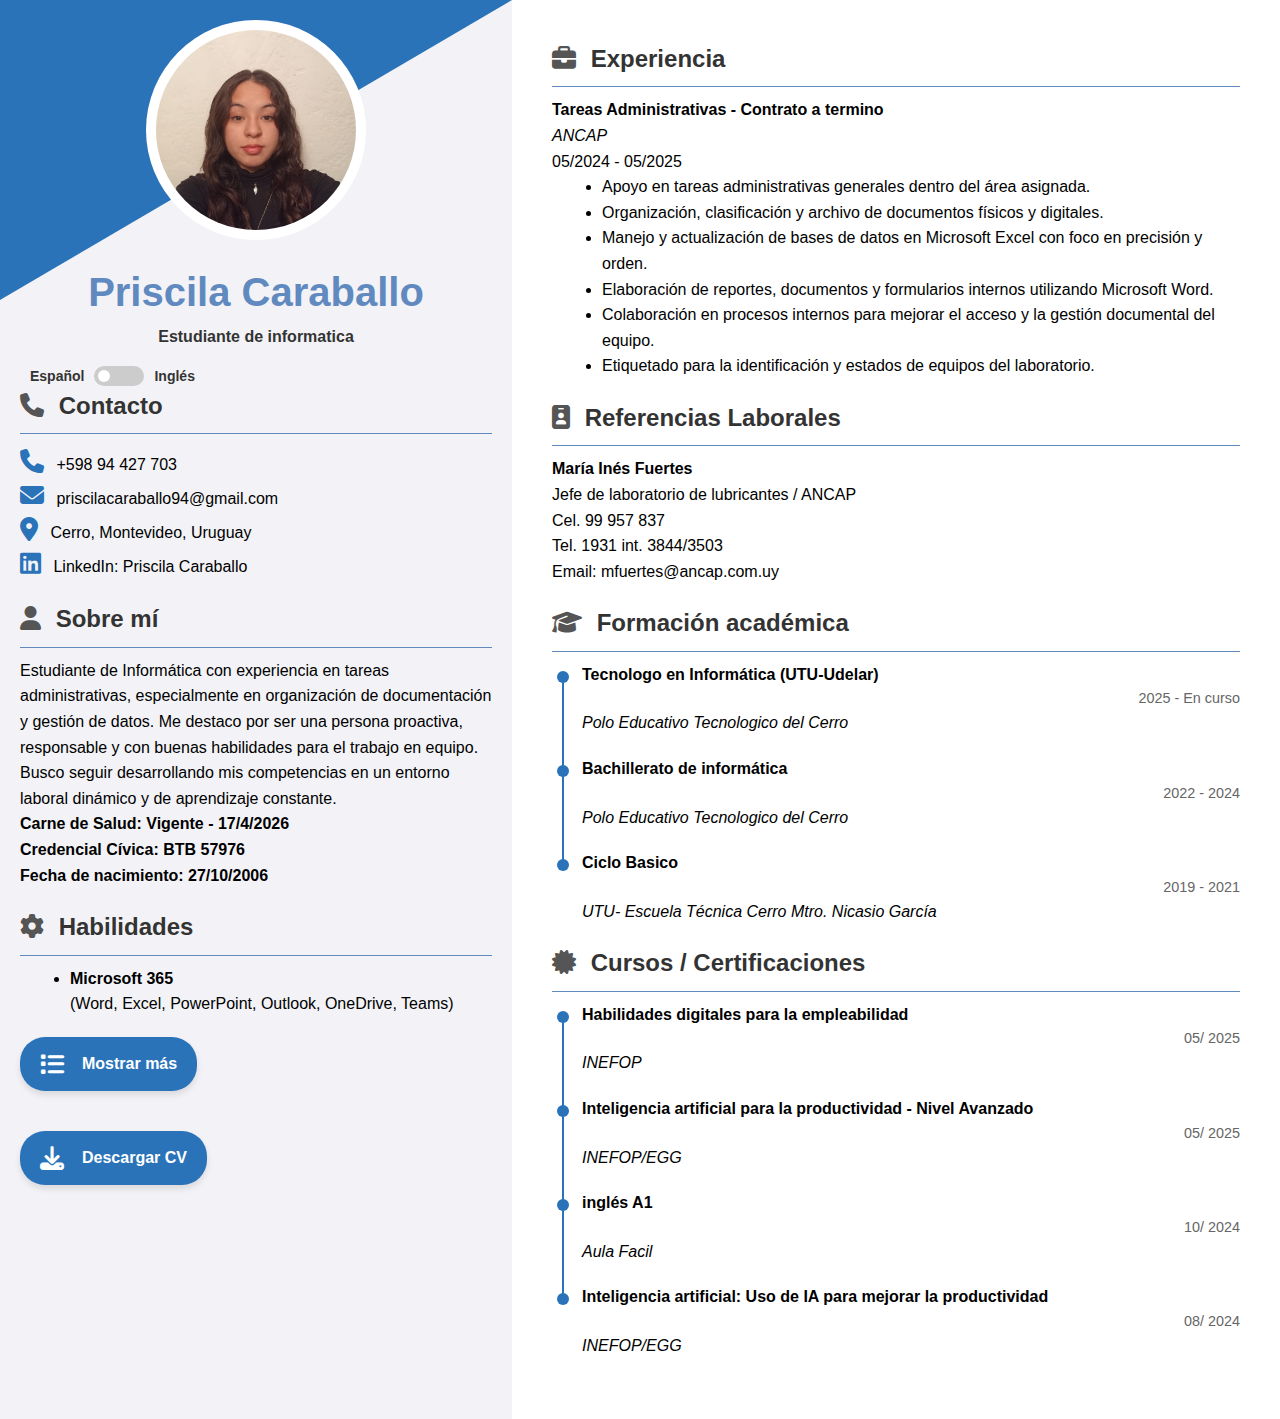
<file: index.html>
<!DOCTYPE html>
<html lang="es">

<head>
    <meta charset="UTF-8">
    <meta name="viewport" content="width=device-width, initial-scale=1.0">
    <title>CV- Priscila Caraballo</title>
    <link rel="stylesheet" href="https://cdnjs.cloudflare.com/ajax/libs/font-awesome/6.5.0/css/all.min.css">
    <link rel="stylesheet" href="style.css">
</head>

<body>
    <div class="container">
        <div class="izq">
            <div class="perfil">
                <div class="marco">
                    <img id="foto-perfil" src="img/Imagen de WhatsApp 2025-06-04 a las 11.09.52_233f67cb.jpg" alt="Foto de perfil">
                </div>
            </div>
            <h1>Priscila Caraballo</h1>
            <h2>Estudiante de informatica</h2>
            <div class="boton-switch">
            <span class="Idiomas">Español</span>
            <label class="switch-idioma">
            <input type="checkbox" id="Idioma" aria-label="Cambiar idioma">
            <span class="slider"></span>
            </label>
            <span class="Idiomas">Inglés</span>
            </div>

            <section class="contacto">
                <h3><i class="fas fa-phone"></i> Contacto</h3>
                <p><i class="fas fa-phone"></i> <a href="tel:+58994427703"> +598 94 427 703</a></p>
                <p><i class="fas fa-envelope"></i> <a href="mailto:priscilacaraballo94@gmail.com"> priscilacaraballo94@gmail.com</a></p>
                <p><i class="fas fa-location-dot"></i> Cerro, Montevideo, Uruguay</p>
                <p><i class="fab fa-linkedin"></i> <a href="https://www.linkedin.com/in/priscila-caraballo-estudiante-informatica/">LinkedIn: Priscila Caraballo</a></p>
            </section>

            <section class="sobre-mi">
                <h3><i class="fas fa-user"></i> Sobre mí</h3>
                <p>
                    Estudiante de Informática con experiencia en tareas administrativas, especialmente en organización de documentación y gestión de datos. Me destaco por ser una persona proactiva, responsable y con buenas habilidades para el trabajo en equipo. Busco seguir
                    desarrollando mis competencias en un entorno laboral dinámico y de aprendizaje constante.
                    <br>
                    <strong>
                    Carne de Salud: Vigente - 17/4/2026 
                    <br>
                    Credencial Cívica:  BTB 57976
                    <br>
                    Fecha de nacimiento: 27/10/2006 
                </strong>
                </p>

            </section>

            <section class="habilidades">
                <h3><i class="fas fa-gear"></i> Habilidades</h3>
                <ul>
                    <li>
                        <strong> Microsoft 365</strong>
                        <br> (Word, Excel, PowerPoint, Outlook, OneDrive, Teams)
                    </li>
                </ul>
                <ul class="extra-info" id="extra-info">
                    <li >
                        <strong> Desarrollo web</strong>
                        <br> 
                    <ul>
                        <li class="skill">
                            <span class="label">HTML 5</span>
                            <progress value="60" max="100"></progress>
                        </li>
                        <li class="skill">
                            <span class="label">CSS 3</span>
                            <progress value="50" max="100"></progress>
                        </li>
                        <li class="skill">
                            <span class="label">JavaScript</span>
                            <progress value="20" max="100"></progress>
                        </li>
                        </ul>

                    </li>
                    <li>
                        <strong> Inteligencia artificial </strong>
                        <br> (ChatGPT, Gemini, GammaIA, MidJourney, Flux,)
                        <ul>
                            <li>
                                <strong>Ingenieria de prompts</strong>
                                <br> Habilidades de prompting
                                <br> Temperatura y otros parametros
                            </li>
                        </ul>
                    </li>
                </ul>
                <button class="boton" onclick="mostrarMas()" id="toggleButton">
                     <i class="fas fa-list"></i> <span id="toggleText">Mostrar más</span>
                </button>
            </section>
            <a href="img/Priscila Caraballo.pdf" download class="boton-descarga" ><i class="fas fa-download"></i>Descargar CV</a>
        </div>

        <div class="der">
            <section class="experiencia">
                <h3><i class="fas fa-briefcase"></i> Experiencia</h3>
                <p><strong>Tareas Administrativas - Contrato a termino </strong>
                </p>
                <p><em>ANCAP</em>
                </p>
                <p class="fecha">05/2024 - 05/2025</p>
                <ul>
                    <li>Apoyo en tareas administrativas generales dentro del área asignada.</li>
                    <li>Organización, clasificación y archivo de documentos físicos y digitales.</li>
                    <li>Manejo y actualización de bases de datos en Microsoft Excel con foco en precisión y orden.</li>
                    <li>Elaboración de reportes, documentos y formularios internos utilizando Microsoft Word.</li>
                    <li>Colaboración en procesos internos para mejorar el acceso y la gestión documental del equipo.</li>
                    <li>Etiquetado para la identificación y estados de equipos del laboratorio.</li>
                </ul>
            </section>

            <section class="referencia">
                <h3><i class="fas fa-id-badge"></i> Referencias Laborales</h3>
                <p><strong>María Inés Fuertes</strong></p>
                <p>Jefe de laboratorio de lubricantes / ANCAP</p>
                <p>Cel. 99 957 837</p>
                <p>Tel. 1931 int. 3844/3503</p>
                <p>Email: mfuertes@ancap.com.uy</p>
            </section>

            <section class="formacion">
                <h3><i class="fas fa-graduation-cap"></i> Formación académica</h3>
                <ul>
                    <li>
                        <strong>Tecnologo en Informática (UTU-Udelar)</strong>
                        <p class="Fecha">2025 - En curso</p>
                        <p><em>Polo Educativo Tecnologico del Cerro</em></p>
                    </li>
                    <li>
                        <strong>Bachillerato de informática</strong>
                        <p class="Fecha">2022 - 2024</p>
                        <p><em>Polo Educativo Tecnologico del Cerro</em></p>
                    </li>
                    <li>
                        <strong>Ciclo Basico</strong>
                        <p class="Fecha">2019 - 2021</p>
                        <p><em>UTU- Escuela Técnica Cerro Mtro. Nicasio García</em></p>
                    </li>
                </ul>
            </section>


            <section class="cursos">
                <h3><i class="fas fa-certificate"></i> Cursos / Certificaciones</h3>
                <ul>
                    <li><strong>Habilidades digitales para la empleabilidad </strong>
                        <p class="Fecha">05/ 2025</p>
                        <em>INEFOP</em>
                    </li>
                    <li><strong>Inteligencia artificial para la productividad - Nivel Avanzado</strong>
                        <p class="Fecha">05/ 2025</p>
                        <em>INEFOP/EGG</em>
                    </li>
                    <li><strong>inglés A1</strong>
                        <p class="Fecha">10/ 2024</p>
                        <em>Aula Facil</em>
                    </li>
                    <li><strong>Inteligencia artificial: Uso de IA para mejorar la productividad</strong>
                        <p class="Fecha">08/ 2024</p>
                        <em>INEFOP/EGG</em>
                    </li>
                </ul>
            </section>
        </div>
        <div>
        </div>
    </div>
    <script src="script.js"></script>

</body>

</html>
</file>
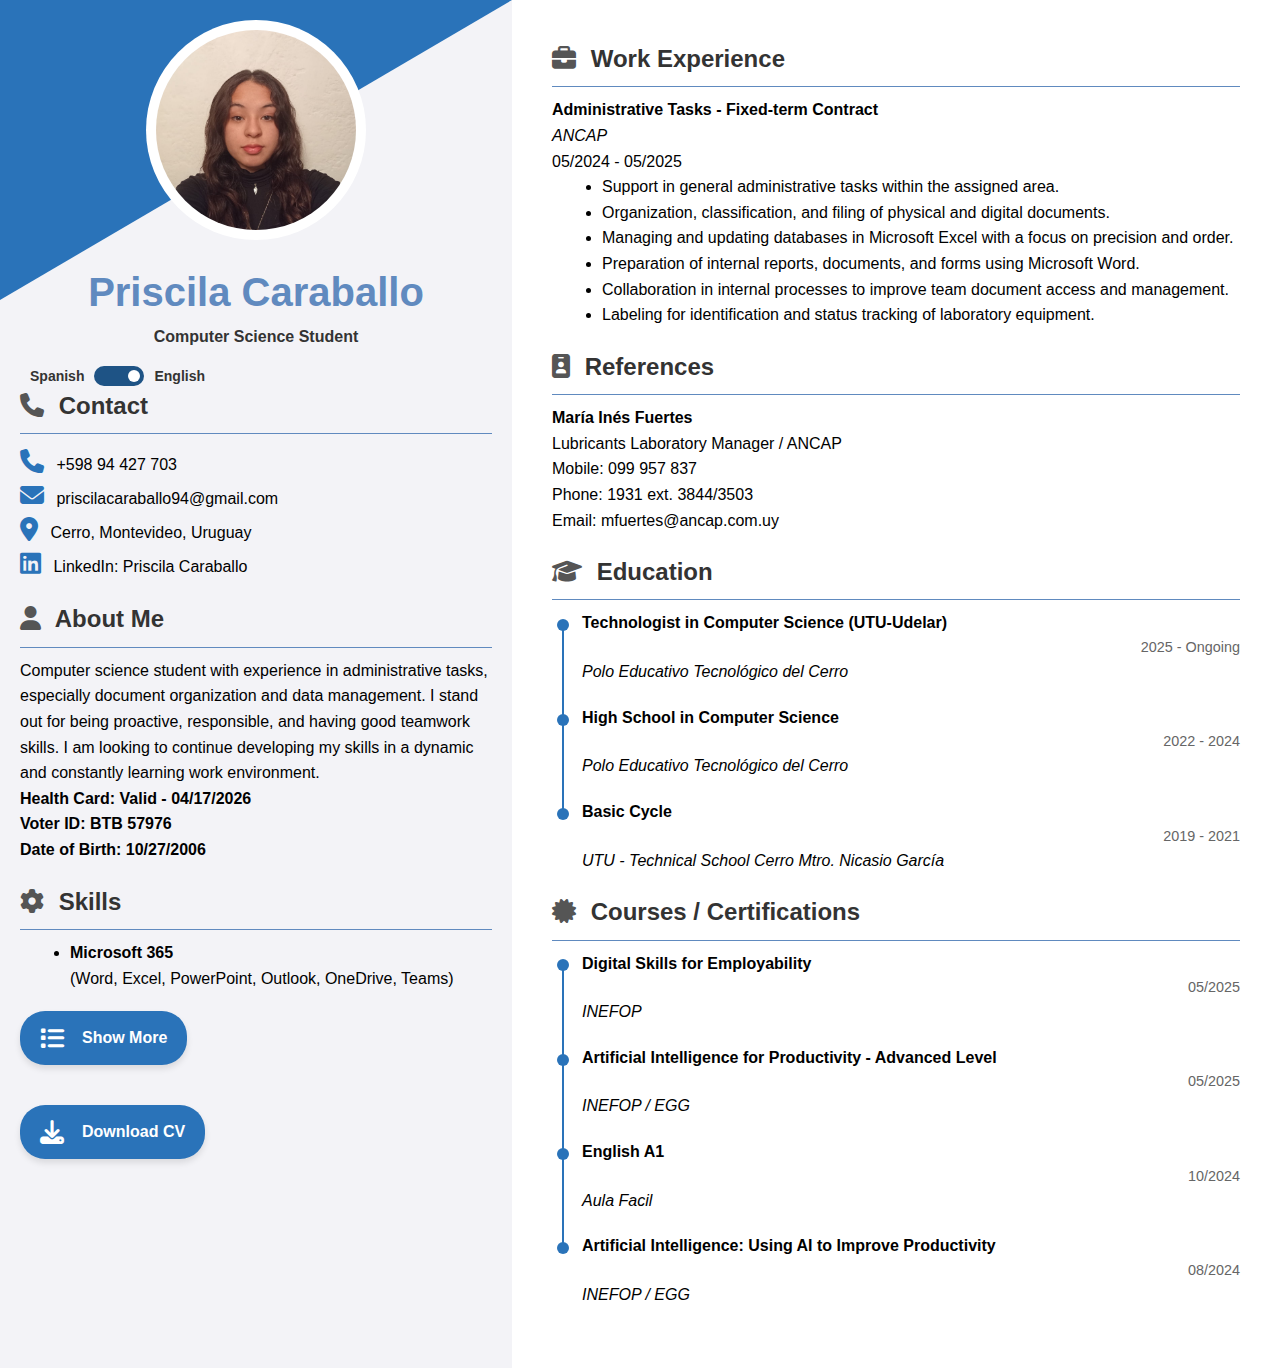
<file: English/index.html>
<!DOCTYPE html>
<html lang="en">

<head>
    <meta charset="UTF-8">
    <meta name="viewport" content="width=device-width, initial-scale=1.0">
    <title>CV - Priscila Caraballo</title>
    <link rel="stylesheet" href="https://cdnjs.cloudflare.com/ajax/libs/font-awesome/6.5.0/css/all.min.css">
    <link rel="stylesheet" href="../style.css">
</head>

<body>
    <div class="container">
        <div class="izq">
            <div class="perfil">
                <div class="marco">
                    <img id="foto-perfil" src="../img/Imagen de WhatsApp 2025-06-04 a las 11.09.52_233f67cb.jpg" alt="Profile Photo">
                </div>
            </div>
            <h1>Priscila Caraballo</h1>
            <h2>Computer Science Student</h2>      
            <div class="boton-switch">
                <span class="Idiomas">Spanish</span>
                <label class="switch-idioma">
                <input type="checkbox" id="Idioma" aria-label="Cambiar idioma">
                <span class="slider"></span>
                </label>
                <span class="Idiomas">English</span>
            </div>
            <section class="contacto">
                <h3><i class="fas fa-phone"></i> Contact</h3>
                <p><i class="fas fa-phone"></i> <a href="tel:+58994427703"> +598 94 427 703</a></p>
                <p><i class="fas fa-envelope"></i> <a href="mailto:priscilacaraballo94@gmail.com"> priscilacaraballo94@gmail.com</a></p>
                <p><i class="fas fa-location-dot"></i> Cerro, Montevideo, Uruguay</p>
                <p><i class="fab fa-linkedin"></i> <a href="https://www.linkedin.com/in/priscila-caraballo-estudiante-informatica/">LinkedIn: Priscila Caraballo</a></p>
            </section>

            <section class="sobre-mi">
                <h3><i class="fas fa-user"></i> About Me</h3>
                <p>
                    Computer science student with experience in administrative tasks, especially document organization and data management. I stand out for being proactive, responsible, and having good teamwork skills. I am looking to continue developing my skills in a dynamic and constantly learning work environment.
                    <br>
                    <strong>
                    Health Card: Valid - 04/17/2026 
                    <br>
                    Voter ID: BTB 57976
                    <br>
                    Date of Birth: 10/27/2006 
                </strong>
                </p>
            </section>

            <section class="habilidades">
                <h3><i class="fas fa-gear"></i> Skills</h3>
                <ul>
                    <li>
                        <strong> Microsoft 365</strong>
                        <br> (Word, Excel, PowerPoint, Outlook, OneDrive, Teams)
                    </li>
                </ul>
                <ul class="extra-info" id="extra-info">
                    <li>
                        <strong> Web Development</strong>
                        <br>
                        <ul>
                            <li class="skill">
                                <span class="label">HTML 5</span>
                                <progress value="60" max="100"></progress>
                            </li>
                            <li class="skill">
                                <span class="label">CSS 3</span>
                                <progress value="50" max="100"></progress>
                            </li>
                            <li class="skill">
                                <span class="label">JavaScript</span>
                                <progress value="20" max="100"></progress>
                            </li>
                            </ul>
                    </li>
                    <li>
                        <strong> Artificial Intelligence</strong>
                        <br> (ChatGPT, Gemini, GammaIA, MidJourney, Flux)
                        <ul>
                            <li>
                                <strong>Prompt Engineering</strong>
                                <br> Prompting skills
                                <br> Temperature and other parameters
                            </li>
                        </ul>
                    </li>
                </ul>
                <button class="boton" onclick="mostrarMas()"><i class="fas fa-list"></i>Show More</button>
            </section>
            <a href="../img/Priscila Caraballo.pdf" download class="boton-descarga"><i class="fas fa-download"></i>Download CV</a>
        </div>

        <div class="der">
            <section class="experiencia">
                <h3><i class="fas fa-briefcase"></i> Work Experience</h3>
                <p><strong>Administrative Tasks - Fixed-term Contract</strong></p>
                <p><em>ANCAP</em></p>
                <p class="fecha">05/2024 - 05/2025</p>
                <ul>
                    <li>Support in general administrative tasks within the assigned area.</li>
                    <li>Organization, classification, and filing of physical and digital documents.</li>
                    <li>Managing and updating databases in Microsoft Excel with a focus on precision and order.</li>
                    <li>Preparation of internal reports, documents, and forms using Microsoft Word.</li>
                    <li>Collaboration in internal processes to improve team document access and management.</li>
                    <li>Labeling for identification and status tracking of laboratory equipment.</li>
                </ul>
            </section>

            <section class="referencia">
                <h3><i class="fas fa-id-badge"></i> References</h3>
                <p><strong>María Inés Fuertes</strong></p>
                <p>Lubricants Laboratory Manager / ANCAP</p>
                <p>Mobile: 099 957 837</p>
                <p>Phone: 1931 ext. 3844/3503</p>
                <p>Email: mfuertes@ancap.com.uy</p>
            </section>

            <section class="formacion">
                <h3><i class="fas fa-graduation-cap"></i> Education</h3>
                <ul>
                    <li>
                        <strong>Technologist in Computer Science (UTU-Udelar)</strong>
                        <p class="Fecha">2025 - Ongoing</p>
                        <p><em>Polo Educativo Tecnológico del Cerro</em></p>
                    </li>
                    <li>
                        <strong>High School in Computer Science</strong>
                        <p class="Fecha">2022 - 2024</p>
                        <p><em>Polo Educativo Tecnológico del Cerro</em></p>
                    </li>
                    <li>
                        <strong>Basic Cycle</strong>
                        <p class="Fecha">2019 - 2021</p>
                        <p><em>UTU - Technical School Cerro Mtro. Nicasio García</em></p>
                    </li>
                </ul>
            </section>

            <section class="cursos">
                <h3><i class="fas fa-certificate"></i> Courses / Certifications</h3>
                <ul>
                    <li><strong>Digital Skills for Employability</strong>
                        <p class="Fecha">05/2025</p>
                        <em>INEFOP</em>
                    </li>
                    <li><strong>Artificial Intelligence for Productivity - Advanced Level</strong>
                        <p class="Fecha">05/2025</p>
                        <em>INEFOP / EGG</em>
                    </li>
                    <li><strong>English A1</strong>
                        <p class="Fecha">10/2024</p>
                        <em>Aula Facil</em>
                    </li>
                    <li><strong>Artificial Intelligence: Using AI to Improve Productivity</strong>
                        <p class="Fecha">08/2024</p>
                        <em>INEFOP / EGG</em>
                    </li>
                </ul>
            </section>
        </div>
        <div>
        </div>
    </div>
    <script src="../script.js"></script>
</body>

</html>
</file>
<file: style.css>
/* ---------------------------------
   RESET Y CONFIGURACIÓN GENERAL
---------------------------------- */
* {
  box-sizing: border-box;
  margin: 0;
  padding: 0;
}

body {
  font-family: 'Montserrat', sans-serif, Arial, Helvetica, sans-serif;
  line-height: 1.6;
  margin: 0;
}

/* ---------------------------------
   ESTRUCTURA GENERAL
---------------------------------- */
.container {
  display: flex;
  width: 100%;
  min-height: 100vh;
}

/* ---------------------------------
   COLUMNA IZQUIERDA
---------------------------------- */
.izq {
  width: 40%;
  background-color: rgb(243, 243, 247);
  padding: 20px;
  position: relative;
  overflow: hidden;
}

/* Triángulo azul decorativo */
.izq::before {
  content: "";
  position: absolute;
  top: 0;
  left: 0;
  width: 100%;
  height: 300px;
  background-color: #2a73b9;
  clip-path: polygon(0 0, 100% 0, 0 100%);
  z-index: 0;
}

/* ---------------------------------
   COLUMNA DERECHA
---------------------------------- */
.der {
  width: 60%;
  background-color: #ffffff;
  padding: 40px;
}

/* ---------------------------------
   PERFIL / IMAGEN
---------------------------------- */
.perfil {
  display: flex;
  justify-content: center;
  align-items: center;
  margin-bottom: 20px;
  position: relative;
  z-index: 1;
}

.marco {
  width: 220px;
  height: 220px;
  background-color: white;
  border-radius: 50%;
  display: flex;
  justify-content: center;
  align-items: center;
}

.marco img {
  width: 200px;
  height: 200px;
  object-fit: cover;
  object-position: center;
  border-radius: 50%;
}

/* ---------------------------------
   ENCABEZADOS
---------------------------------- */
h1 {
  font-size: 2.5rem;
  margin-bottom: 0;
  color: #608abf;
  text-align: center;
  position: relative;
  z-index: 1;
}

h2 {
  font-size: 1rem;
  margin: 0 0 15px;
  color: #333;
  text-align: center;
  position: relative;
  z-index: 1;
}

h3 {
  font-size: 1.5rem;
  margin-bottom: 10px;
  color: #333;
  justify-content: center;
}

h3:hover {
  color: #2a73b9;
}

h3::after {
  content: "";
  display: block;
  margin-top: 8px;
  width: 100%;
  height: 1px;
  background-color: #608abf;
}

/* Línea decorativa en h2 al pasar el mouse */
h2::after {
  content: "";
  position: absolute;
  bottom: 0;
  left: 50%;
  width: 0%;
  height: 2px;
  background: #2a73b9;
  transition: all 0.3s ease;
  transform: translateX(-50%);
}

h2:hover::after {
  width: 100%;
}

/* ---------------------------------
   ICONOS
---------------------------------- */
i {
  margin-right: 8px;
  font-size: 1.5rem;
  margin-top: 5px;
  margin-bottom: 5px;
}

h3 i {
  color: #555;
}

p i,
li i {
  color: #2a73b9;
}

i:hover {
  color: #1e5385;
  transform: rotate(5deg);
  transition: transform 0.2s ease;
}

/* ---------------------------------
   ENLACES
---------------------------------- */
a {
  color: inherit;
  text-decoration: none;
}

a:hover {
  text-decoration: underline;
  text-decoration-color: #1e5385;
  color: #2a73b9;
  cursor: url('img/pato_negro.png') 16 16, auto;
}

.modo-oscuro a:hover {
  cursor: url('img/pngegg.png') 16 16, auto;
}

/* ---------------------------------
   SECCIONES Y TEXTO
---------------------------------- */
section {
  margin-bottom: 20px;
  justify-content: center;
  position: relative;
  z-index: 1;
}

ul {
  margin-left: 50px;
}

.Fecha {
  font-size: 0.9rem;
  color: #666;
  text-align: right;
}

/* ---------------------------------
   LISTAS ESTILO LÍNEAS Y PUNTOS
---------------------------------- */
.skill {
  display: flex;
  align-items: center;
  gap: 5px;
  margin-bottom: 1px;
}

.label {
  width: 80px;
}

li progress {
  appearance: none; 
  width: 200px;
  height: 5px;
  flex: 1 0 0.5;
}

progress::-webkit-progress-bar {
  background-color: #eee5e5;
}

progress::-webkit-progress-value {
  background-color: #1a466e;
}

progress::-moz-progress-bar {
  background-color: #1a466e;
}

.formacion ul,
.cursos ul {
  list-style: none;
  padding-left: 0;
  margin-left: 0;
  position: relative;
}

.formacion ul li,
.cursos ul li {
  position: relative;
  padding-left: 30px;
  margin-bottom: 20px;
}

.formacion ul li::before,
.cursos ul li::before {
  content: "";
  position: absolute;
  left: 5px;
  top: 20%;
  transform: translateY(-50%);
  width: 12px;
  height: 12px;
  background-color: #2a73b9;
  border-radius: 50%;
  z-index: 2;
}

.formacion ul li:not(:last-child)::after,
.cursos ul li:not(:last-child)::after {
  content: "";
  position: absolute;
  left: 10px;
  top: 20%;
  transform: translateY(0);
  width: 2px;
  height: calc(100% + 20px);
  background-color: #2a73b9;
  z-index: 1;
}

/* ---------------------------------
   BOTONES
---------------------------------- */
.boton,
.boton-descarga {
  background-color: #2a73b9;
  color: #ffffff;
  border: none;
  padding: 10px 20px;
  font-size: 1rem;
  font-weight: bold;
  border-radius: 25px;
  cursor: pointer;
  transition: all 0.5s ease;
  box-shadow: 0 4px 6px rgba(0, 0, 0, 0.1);
  margin-top: 20px;
  display: inline-flex;
  align-items: center;
  gap: 10px;
}

.boton-descarga:hover,
a.boton:hover {
  cursor: pointer;
  text-decoration: underline;
  text-decoration-color: #1e5385;
  color: #ffffff;
}

/* ---------------------------------
   MODO OSCURO
---------------------------------- */
.modo-oscuro {
  background-color: #121212;
  color: #f0f0f0;
}

.modo-oscuro .izq {
  background-color: #1f1f1f;
}

.modo-oscuro .der {
  background-color: #1c1c1c;
}

.modo-oscuro h2 {
  color: #1a466e;
}

.modo-oscuro .boton,
.modo-oscuro .boton-descarga {
  background-color: #dbdaf3;
  color: #2a73b9;
}

.modo-oscuro .boton-descarga:hover {
  cursor: pointer;
}

.modo-oscuro .Idiomas {
  color: #d0dfee;
}

.modo-oscuro .switch-idioma input:checked + .slider {
    background-color:  #1e5385;

}

.modo-oscuro .slider{
  background-color: #1e5385;
}


/* ---------------------------------
   ELEMENTOS INTERACTIVOS
---------------------------------- */
img:hover,
button:hover {
  transform: scale(1.05);
  transition: transform 0.5s ease;
}

.marco:hover {
  border: 2px solid #1a466e;
  background-color: white;
  color: #d0dfee;
}

/* ---------------------------------
   EXTRAS
---------------------------------- */
.extra-info {
  display: none;
  margin-top: 10px;
}

.extra-info li {
  margin-top: 10px;
}


/* CAMBIO DE IDIOMA, CAMBIAR EL CHECKBOOX*/
.boton-switch {
      display: flex;
      align-items: center;
      gap: 10px;
      margin-left: 10px;
    }

    .switch-idioma {
      position: relative;
      display: inline-block;
      width: 50px;
      height: 20px;
    }

    .switch-idioma input {
      display: none;
    }

    .slider {
      position: absolute;
      cursor: pointer;
      top: 0;
      left: 0;
      right: 0;
      bottom: 0;
      background-color: #ccc;
      transition: 0.4s;
      border-radius: 20px;
    }

    .slider::before {
      position: absolute;
      content: "";
      height: 12px;
      width: 12px;
      left: 4px;
      top: 4px;
      background-color: white;
      transition: 0.4s;
      border-radius: 50%;
    }

    .switch-idioma input:checked + .slider {
      background-color: #1e5385;
    }

    .switch-idioma input:checked + .slider::before {
      transform: translateX(30px);
    }

    .Idiomas {
      font-size: 14px;
      font-weight: bold;
      color: #333;
    }
</file>
